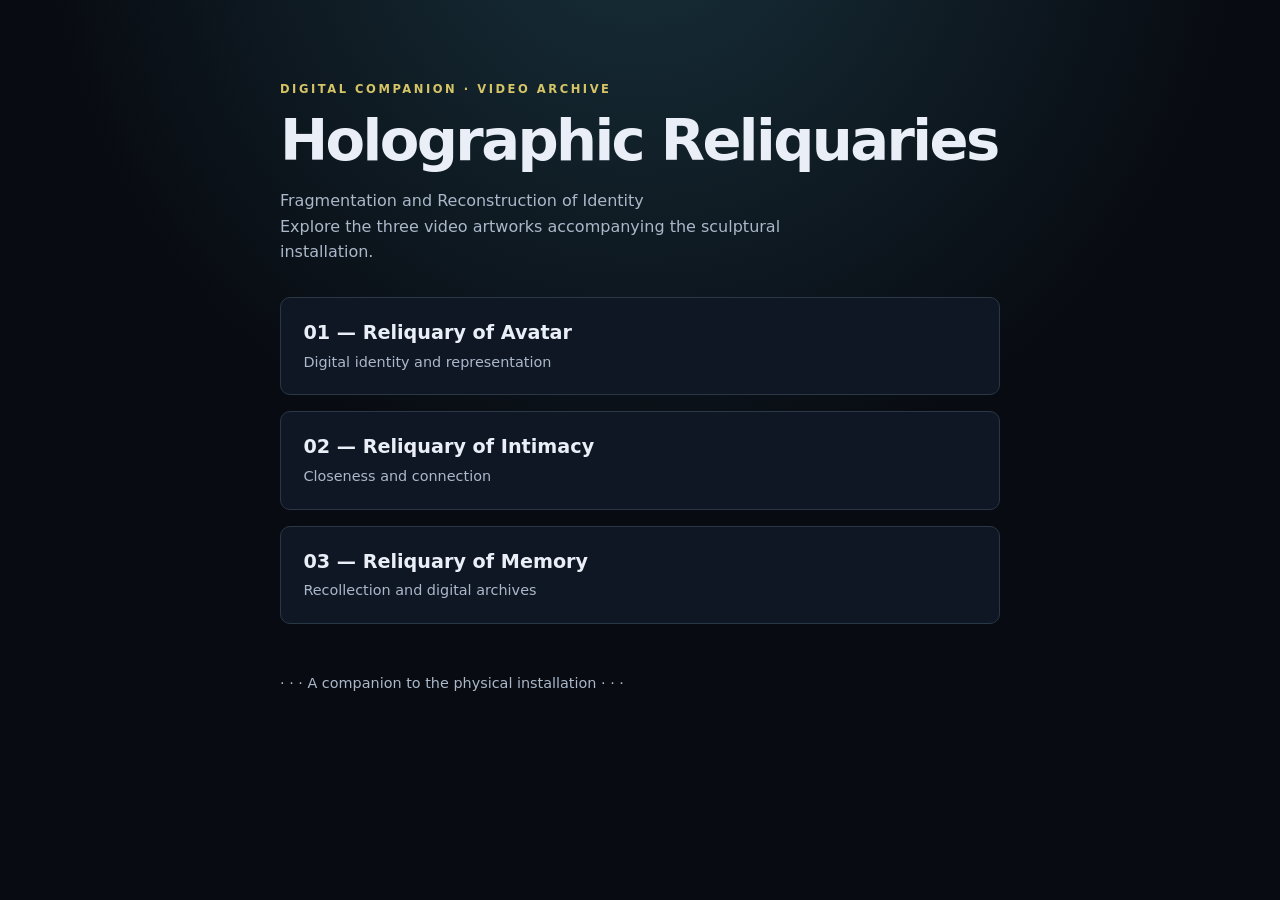
<file: index.html>
<!doctype html>
<html lang="en">
<head>
  <meta charset="utf-8"><meta name="viewport" content="width=device-width, initial-scale=1"><meta name="theme-color" content="#080b11">
  <meta name="description" content="Three video artworks exploring digital identity, intimacy, and memory.">
  <title>Holographic Reliquaries</title><link rel="stylesheet" href="style.css">
</head>
<body>
  <main class="shell">
    <div class="eyebrow">Digital companion · Video archive</div>
    <h1>Holographic Reliquaries</h1>
    <p class="intro">Fragmentation and Reconstruction of Identity<br>Explore the three video artworks accompanying the sculptural installation.</p>
    <div class="link-grid">
      <a class="link-card" href="avatar.html"><strong>01 — Reliquary of Avatar</strong><span>Digital identity and representation</span></a>
      <a class="link-card" href="intimacy.html"><strong>02 — Reliquary of Intimacy</strong><span>Closeness and connection</span></a>
      <a class="link-card" href="memory.html"><strong>03 — Reliquary of Memory</strong><span>Recollection and digital archives</span></a>
    </div>
    <footer class="footer">· · · A companion to the physical installation · · ·</footer>
  </main>
</body>
</html>
</file>
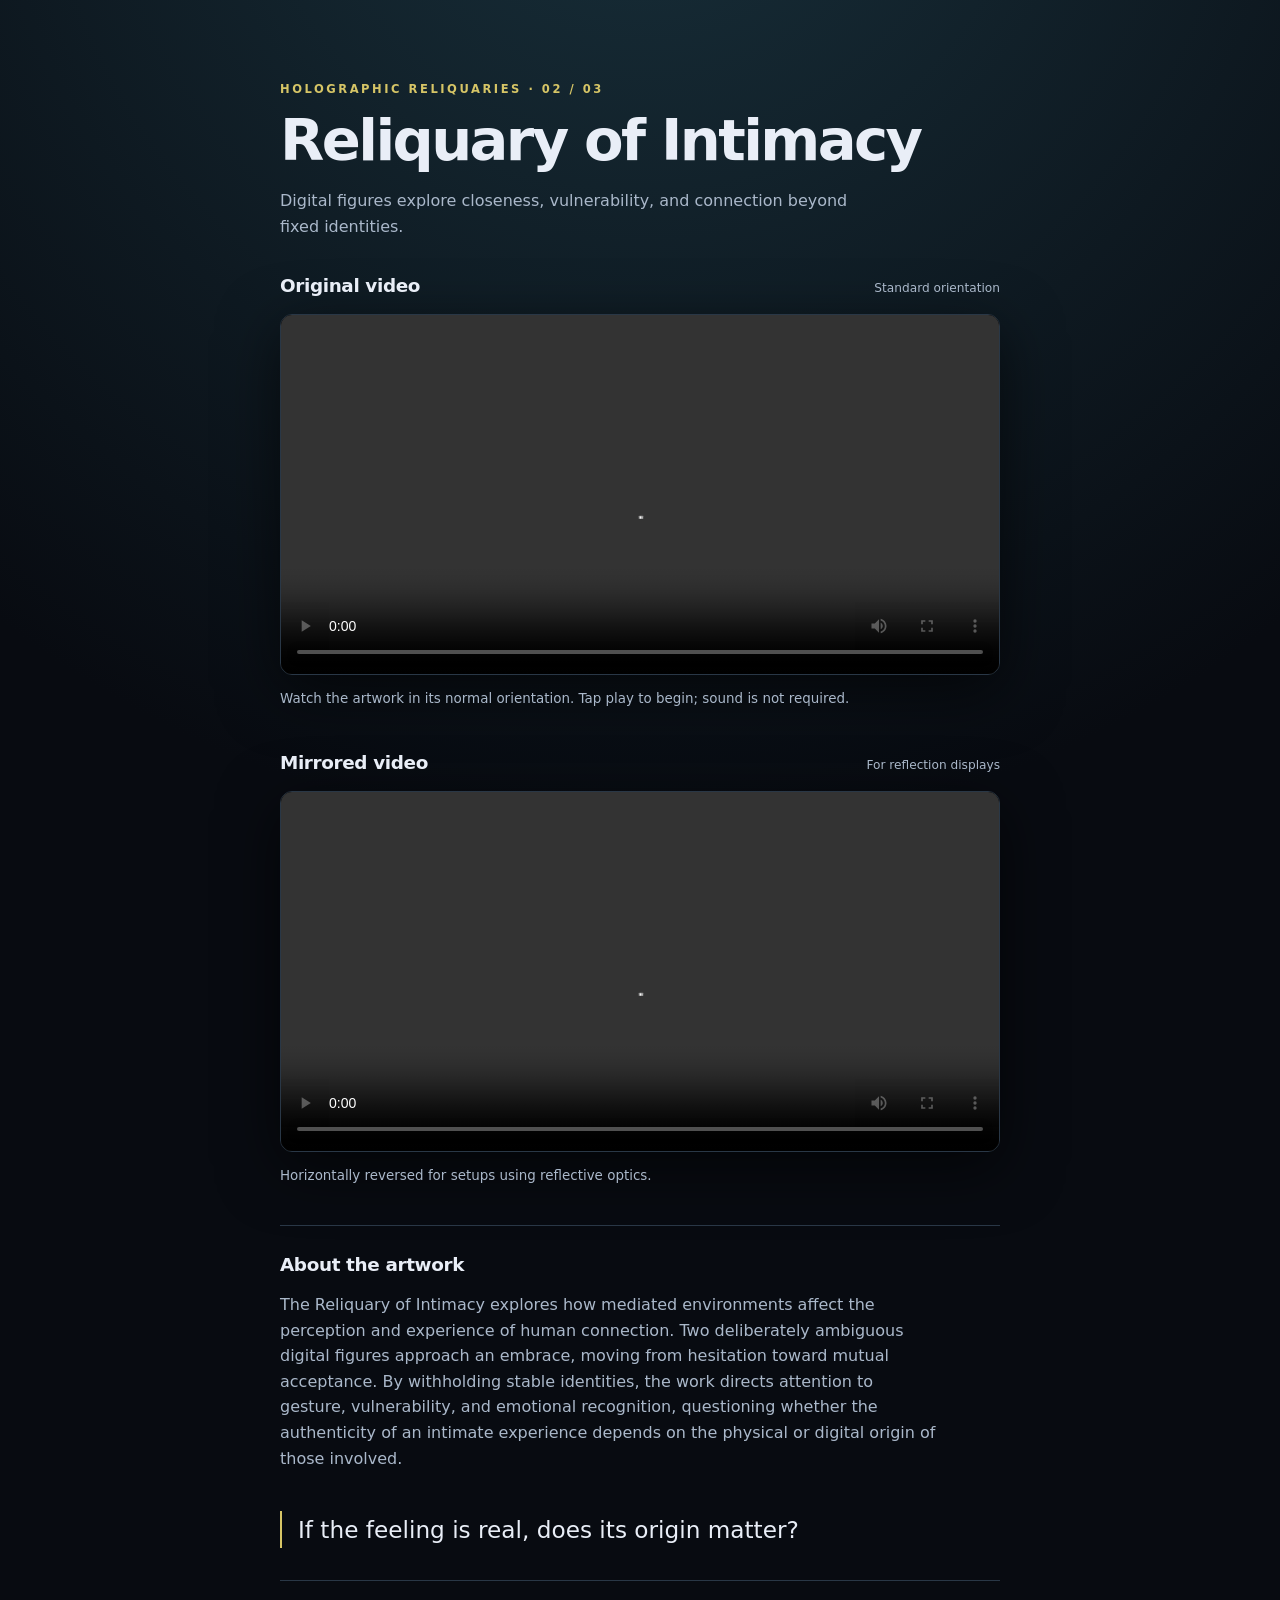
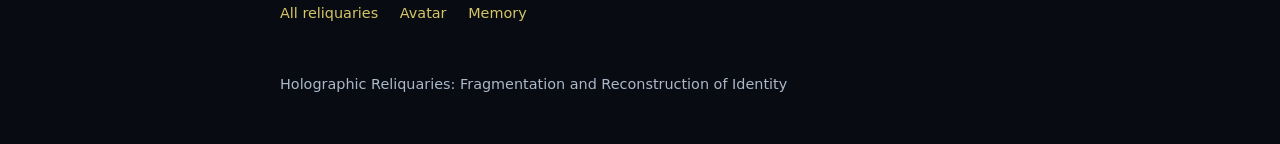
<file: intimacy.html>
<!doctype html>
<html lang="en">

<head>
  <meta charset="utf-8">
  <meta name="viewport" content="width=device-width, initial-scale=1">
  <meta name="theme-color" content="#080b11">
  <meta name="description" content="Reliquary of Intimacy — a video artwork from Holographic Reliquaries.">
  <title>Reliquary of Intimacy | Holographic Reliquaries</title>
  <link rel="stylesheet" href="style.css">
</head>

<body>
  <main class="shell">
    <div class="eyebrow">Holographic Reliquaries · 02 / 03</div>
    <h1>Reliquary of Intimacy</h1>
    <p class="intro">Digital figures explore closeness, vulnerability, and connection beyond fixed identities.</p>
    <section class="viewing-section" aria-labelledby="standard-heading">
      <div class="section-heading">
        <h2 id="standard-heading">Original video</h2><span class="video-tag">Standard orientation</span>
      </div>
      <div class="video-wrap">
        <video controls loop playsinline preload="metadata">
          <source src="videos/intimacy.mp4" type="video/mp4">
        </video>
      </div>
      <p class="hint">Watch the artwork in its normal orientation. Tap play to begin; sound is not required.</p>
    </section>
    <section class="viewing-section" aria-labelledby="mirrored-heading">
      <div class="section-heading">
        <h2 id="mirrored-heading">Mirrored video</h2><span class="video-tag">For reflection displays</span>
      </div>
      <div class="video-wrap">
        <video controls loop playsinline preload="metadata">
          <source src="videos/intimacy-mirrored.mp4" type="video/mp4">
        </video>
      </div>
      <p class="hint">Horizontally reversed for setups using reflective optics.</p>
    </section>
    <section class="statement" aria-labelledby="statement-heading">
      <h2 id="statement-heading">About the artwork</h2>
      <p>The Reliquary of Intimacy explores how mediated environments affect the perception and experience of human
        connection. Two deliberately ambiguous digital figures approach an embrace, moving from hesitation toward mutual
        acceptance. By withholding stable identities, the work directs attention to gesture, vulnerability, and
        emotional recognition, questioning whether the authenticity of an intimate experience depends on the physical or
        digital origin of those involved.</p>
    </section>
    <p class="question">If the feeling is real, does its origin matter?</p>
    <nav class="nav" aria-label="Explore the three reliquaries">
      <a href="index.html">All reliquaries</a><a href="avatar.html">Avatar</a><a href="memory.html">Memory</a>
    </nav>
    <footer class="footer">Holographic Reliquaries: Fragmentation and Reconstruction of Identity</footer>
  </main>
</body>

</html>
</file>
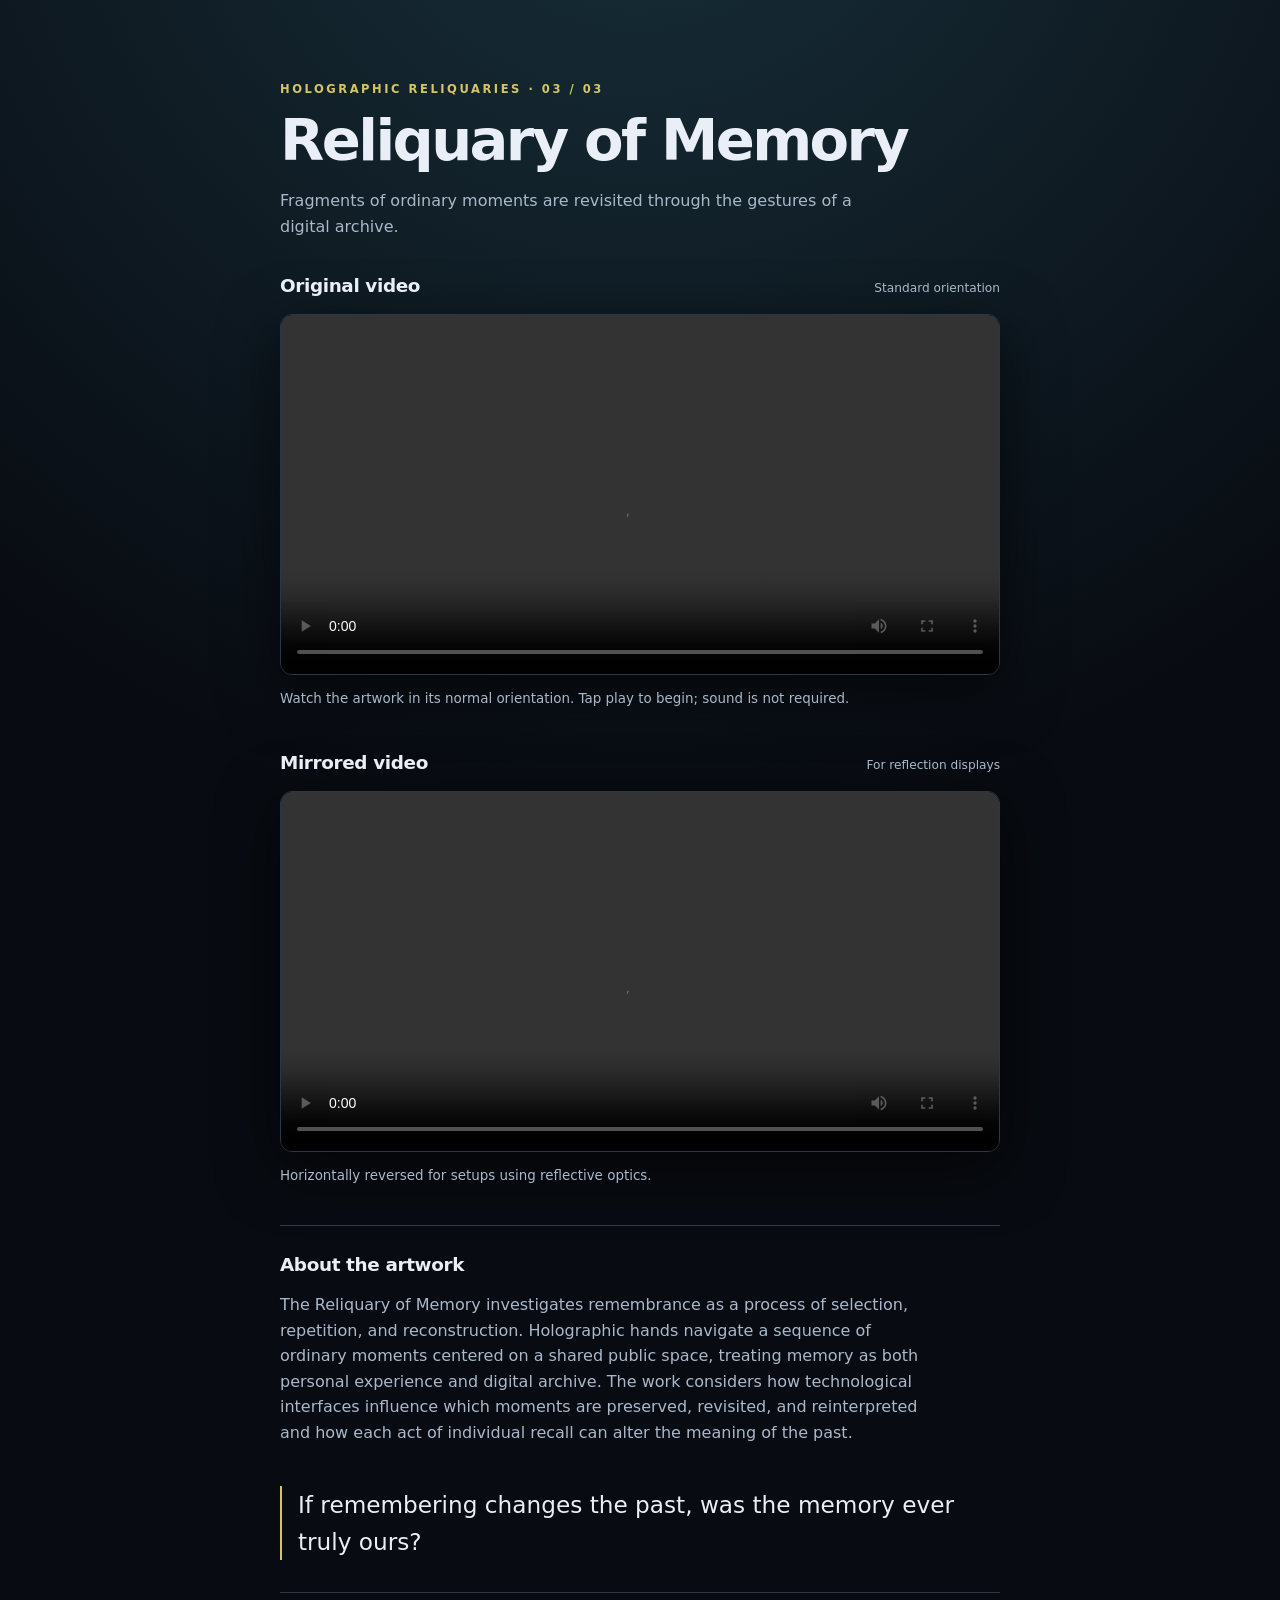
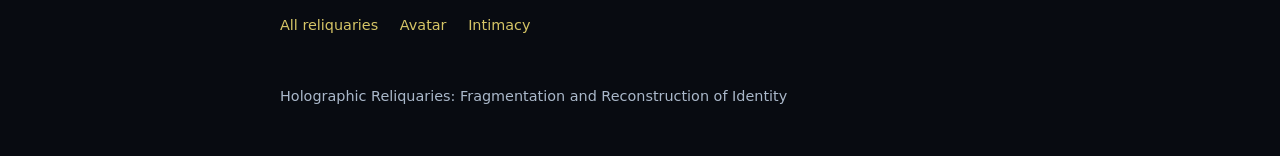
<file: memory.html>
<!doctype html>
<html lang="en">

<head>
  <meta charset="utf-8">
  <meta name="viewport" content="width=device-width, initial-scale=1">
  <meta name="theme-color" content="#080b11">
  <meta name="description" content="Reliquary of Memory — a video artwork from Holographic Reliquaries.">
  <title>Reliquary of Memory | Holographic Reliquaries</title>
  <link rel="stylesheet" href="style.css">
</head>

<body>
  <main class="shell">
    <div class="eyebrow">Holographic Reliquaries · 03 / 03</div>
    <h1>Reliquary of Memory</h1>
    <p class="intro">Fragments of ordinary moments are revisited through the gestures of a digital archive.</p>
    <section class="viewing-section" aria-labelledby="standard-heading">
      <div class="section-heading">
        <h2 id="standard-heading">Original video</h2><span class="video-tag">Standard orientation</span>
      </div>
      <div class="video-wrap">
        <video controls loop playsinline preload="metadata">
          <source src="videos/memory.mp4" type="video/mp4">
        </video>
      </div>
      <p class="hint">Watch the artwork in its normal orientation. Tap play to begin; sound is not required.</p>
    </section>
    <section class="viewing-section" aria-labelledby="mirrored-heading">
      <div class="section-heading">
        <h2 id="mirrored-heading">Mirrored video</h2><span class="video-tag">For reflection displays</span>
      </div>
      <div class="video-wrap">
        <video controls loop playsinline preload="metadata">
          <source src="videos/memory-mirrored.mp4" type="video/mp4">
        </video>
      </div>
      <p class="hint">Horizontally reversed for setups using reflective optics.</p>
    </section>
    <section class="statement" aria-labelledby="statement-heading">
      <h2 id="statement-heading">About the artwork</h2>
      <p>The Reliquary of Memory investigates remembrance as a process of selection, repetition, and reconstruction.
        Holographic hands navigate a
        sequence of ordinary moments centered on a shared public space, treating memory as both personal experience and
        digital archive. The work
        considers how technological interfaces influence which moments are preserved, revisited, and reinterpreted and
        how each act of individual
        recall can alter the meaning of the past.</p>
    </section>
    <p class="question">If remembering changes the past, was the memory ever truly ours?</p>
    <nav class="nav" aria-label="Explore the three reliquaries">
      <a href="index.html">All reliquaries</a><a href="avatar.html">Avatar</a><a href="intimacy.html">Intimacy</a>
    </nav>
    <footer class="footer">Holographic Reliquaries: Fragmentation and Reconstruction of Identity</footer>
  </main>
</body>

</html>
</file>
<file: style.css>
:root {
    color-scheme: dark;
    --bg: #080b11;
    --panel: #101724;
    --text: #e9eef7;
    --muted: #aab8ca;
    --accent: #d6c566;
    --line: #293746;
}

* {
    box-sizing: border-box;
}

html {
    scroll-behavior: smooth;
}

body {
    margin: 0;
    min-height: 100vh;
    background: radial-gradient(circle at 50% -12%, #18303b 0%, var(--bg) 51%);
    color: var(--text);
    font-family: system-ui, -apple-system, BlinkMacSystemFont, "Segoe UI", sans-serif;
    line-height: 1.6;
}

a {
    color: var(--accent);
    text-underline-offset: 4px;
}

a:focus-visible,
button:focus-visible,
video:focus-visible {
    outline: 3px solid var(--accent);
    outline-offset: 4px;
}

.shell {
    width: min(100% - 2rem, 720px);
    margin: auto;
    padding: clamp(2rem, 8vw, 5rem) 0 3rem;
}

.eyebrow {
    font-size: .72rem;
    text-transform: uppercase;
    letter-spacing: .22em;
    color: var(--accent);
    font-weight: 650;
}

h1 {
    font-size: clamp(2.2rem, 7vw, 3.6rem);
    letter-spacing: -.045em;
    font-weight: 550;
    line-height: 1.1;
    margin: .65rem 0 1rem;
}

.intro {
    color: var(--muted);
    max-width: 58ch;
    margin: 0 0 2rem;
}

.video-wrap {
    background: #000;
    border: 1px solid var(--line);
    border-radius: 12px;
    overflow: hidden;
    box-shadow: 0 16px 60px #0009;
}

video {
    display: block;
    width: 100%;
    max-height: 75vh;
    background: #000;
    object-fit: contain;
}

.hint {
    color: var(--muted);
    font-size: .84rem;
    margin: .8rem 0 0;
}

.question {
    font-size: clamp(1.12rem, 3.5vw, 1.45rem);
    font-weight: 400;
    margin: 2.5rem 0 2rem;
    padding-left: 1rem;
    border-left: 2px solid var(--accent);
}

.nav {
    display: flex;
    flex-wrap: wrap;
    gap: .65rem 1.35rem;
    padding-top: 1.3rem;
    border-top: 1px solid var(--line);
    font-size: .9rem;
}

.nav a {
    text-decoration: none;
}

.footer {
    color: var(--muted);
    font-size: .9rem;
    margin-top: 3rem;
}

.link-grid {
    display: grid;
    gap: 1rem;
    margin: 2rem 0;
}

.link-card {
    display: block;
    background: var(--panel);
    color: var(--text);
    padding: 1.25rem 1.4rem;
    border: 1px solid var(--line);
    border-radius: 10px;
    text-decoration: none;
}

.link-card:hover,
.link-card:focus-visible {
    border-color: var(--accent);
}

.link-card strong {
    display: block;
    font-size: 1.2rem;
    font-weight: 550;
}

.link-card span {
    color: var(--muted);
    font-size: .9rem;
}

@media (prefers-reduced-motion:reduce) {
    html {
        scroll-behavior: auto;
    }
}

/* Video variants and artwork statements */
h2 {
    font-weight: 550;
    letter-spacing: -.02em;
    font-size: 1.15rem;
    margin: 0;
}

.viewing-section {
    margin: 1.8rem 0 2.4rem;
}

.section-heading {
    display: flex;
    justify-content: space-between;
    align-items: baseline;
    flex-wrap: wrap;
    gap: .3rem 1rem;
    margin-bottom: .85rem;
}

.video-tag {
    color: var(--muted);
    font-size: .76rem;
}

.statement {
    border-top: 1px solid var(--line);
    padding-top: 1.5rem;
    margin-top: 2.1rem;
}

.statement p {
    color: var(--muted);
    max-width: 65ch;
    margin: .8rem 0 0;
}
</file>
